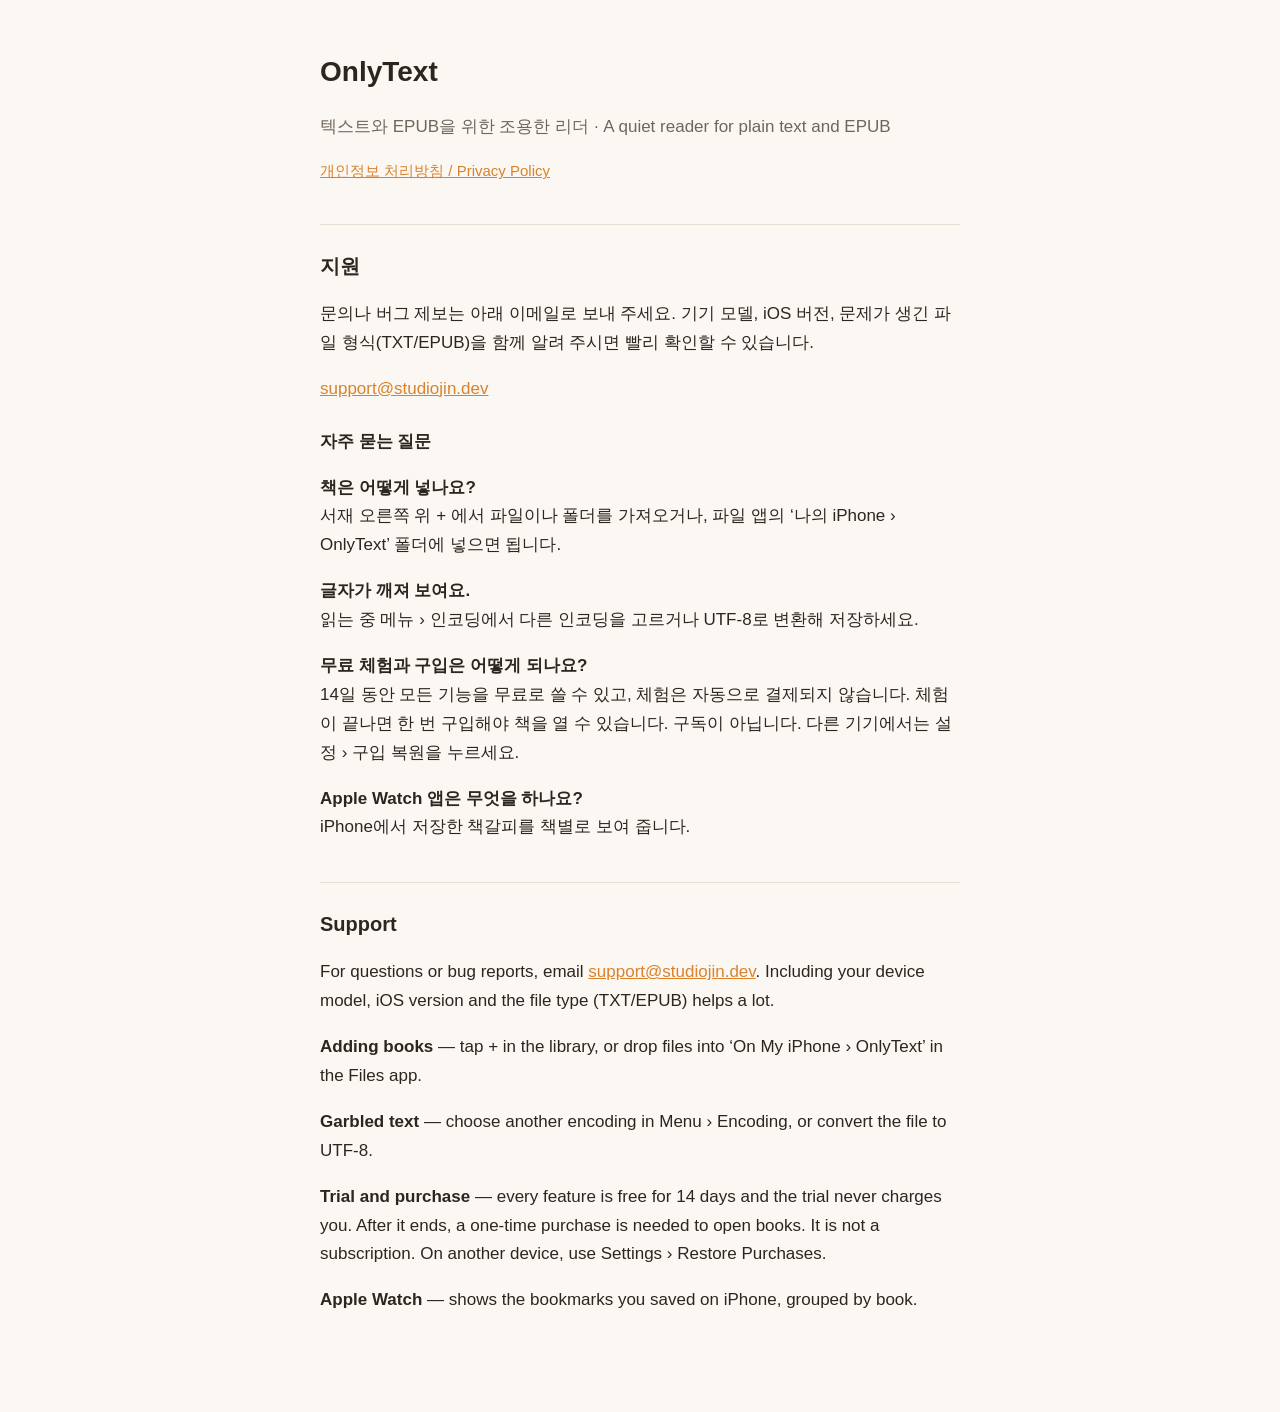
<file: index.html>
<!doctype html>
<html lang="ko">
<head>
<meta charset="utf-8">
<meta name="viewport" content="width=device-width, initial-scale=1">
<title>OnlyText 지원</title>
<link rel="stylesheet" href="style.css">
</head>
<body>
<main>
<h1>OnlyText</h1>
<p class="muted">텍스트와 EPUB을 위한 조용한 리더 · A quiet reader for plain text and EPUB</p>
<nav><a href="privacy.html">개인정보 처리방침 / Privacy Policy</a></nav>

<h2>지원</h2>
<p>문의나 버그 제보는 아래 이메일로 보내 주세요. 기기 모델, iOS 버전, 문제가 생긴 파일 형식(TXT/EPUB)을 함께 알려 주시면 빨리 확인할 수 있습니다.</p>
<p><a href="mailto:support@studiojin.dev">support@studiojin.dev</a></p>

<h3>자주 묻는 질문</h3>
<p><strong>책은 어떻게 넣나요?</strong><br>서재 오른쪽 위 + 에서 파일이나 폴더를 가져오거나, 파일 앱의 ‘나의 iPhone › OnlyText’ 폴더에 넣으면 됩니다.</p>
<p><strong>글자가 깨져 보여요.</strong><br>읽는 중 메뉴 › 인코딩에서 다른 인코딩을 고르거나 UTF-8로 변환해 저장하세요.</p>
<p><strong>무료 체험과 구입은 어떻게 되나요?</strong><br>14일 동안 모든 기능을 무료로 쓸 수 있고, 체험은 자동으로 결제되지 않습니다. 체험이 끝나면 한 번 구입해야 책을 열 수 있습니다. 구독이 아닙니다. 다른 기기에서는 설정 › 구입 복원을 누르세요.</p>
<p><strong>Apple Watch 앱은 무엇을 하나요?</strong><br>iPhone에서 저장한 책갈피를 책별로 보여 줍니다.</p>

<h2>Support</h2>
<p>For questions or bug reports, email <a href="mailto:support@studiojin.dev">support@studiojin.dev</a>. Including your device model, iOS version and the file type (TXT/EPUB) helps a lot.</p>
<p><strong>Adding books</strong> — tap + in the library, or drop files into ‘On My iPhone › OnlyText’ in the Files app.</p>
<p><strong>Garbled text</strong> — choose another encoding in Menu › Encoding, or convert the file to UTF-8.</p>
<p><strong>Trial and purchase</strong> — every feature is free for 14 days and the trial never charges you. After it ends, a one-time purchase is needed to open books. It is not a subscription. On another device, use Settings › Restore Purchases.</p>
<p><strong>Apple Watch</strong> — shows the bookmarks you saved on iPhone, grouped by book.</p>
</main>
</body>
</html>
</file>
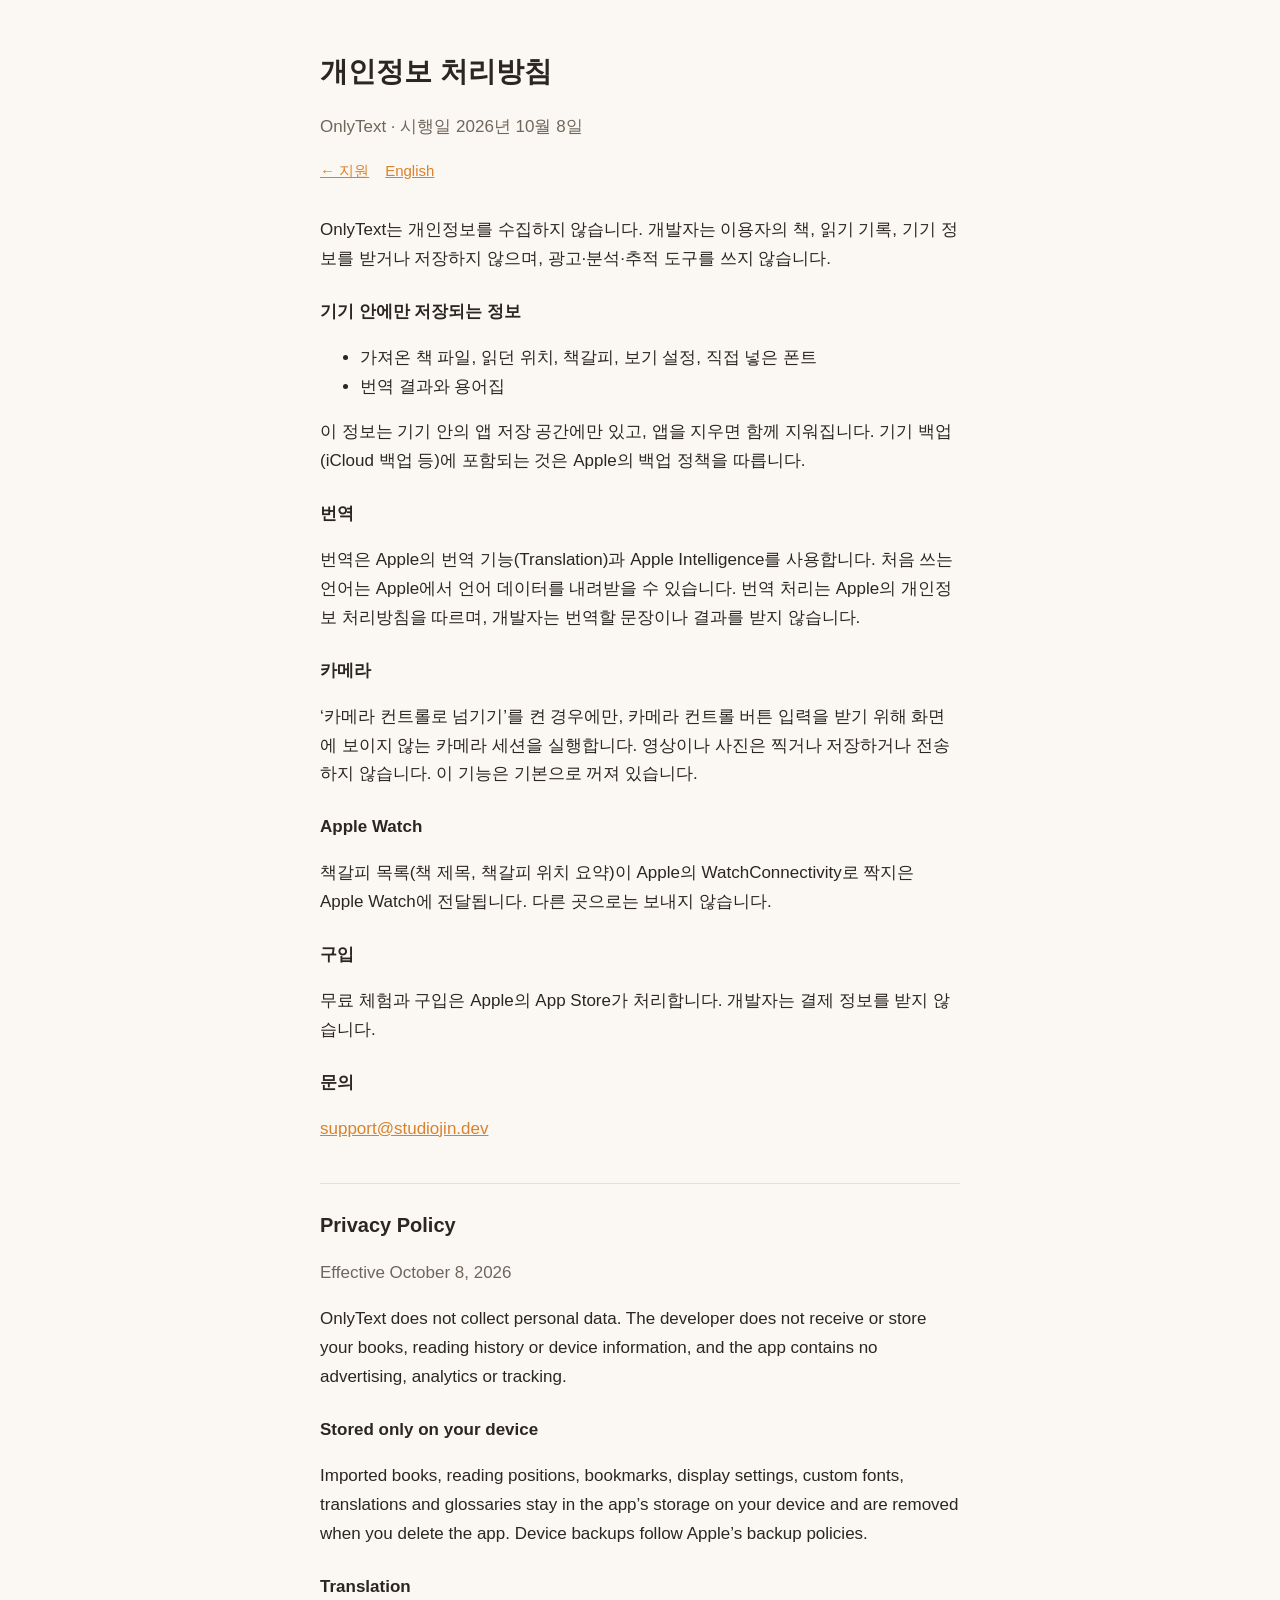
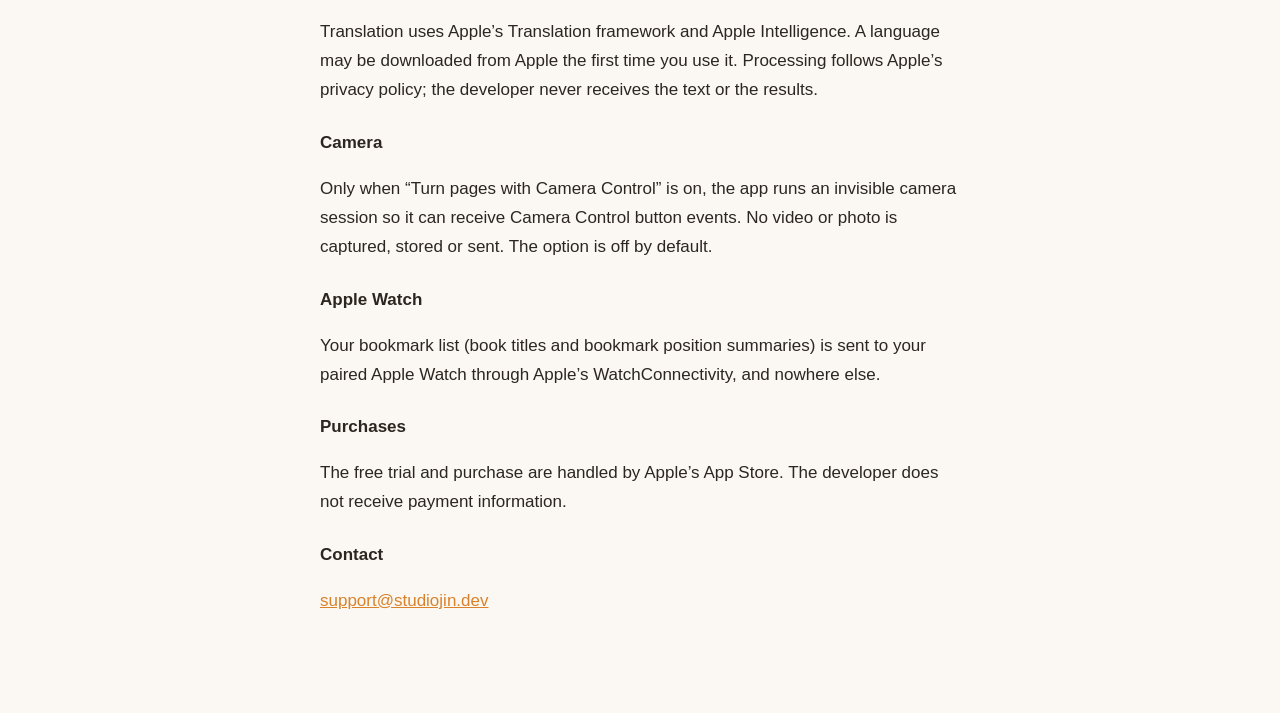
<file: privacy.html>
<!doctype html>
<html lang="ko">
<head>
<meta charset="utf-8">
<meta name="viewport" content="width=device-width, initial-scale=1">
<title>OnlyText 개인정보 처리방침</title>
<link rel="stylesheet" href="style.css">
</head>
<body>
<main>
<h1>개인정보 처리방침</h1>
<p class="muted">OnlyText · 시행일 2026년 10월 8일</p>
<nav><a href="index.html">← 지원</a> <a href="#en">English</a></nav>

<p>OnlyText는 개인정보를 수집하지 않습니다. 개발자는 이용자의 책, 읽기 기록, 기기 정보를 받거나 저장하지 않으며, 광고·분석·추적 도구를 쓰지 않습니다.</p>

<h3>기기 안에만 저장되는 정보</h3>
<ul>
<li>가져온 책 파일, 읽던 위치, 책갈피, 보기 설정, 직접 넣은 폰트</li>
<li>번역 결과와 용어집</li>
</ul>
<p>이 정보는 기기 안의 앱 저장 공간에만 있고, 앱을 지우면 함께 지워집니다. 기기 백업(iCloud 백업 등)에 포함되는 것은 Apple의 백업 정책을 따릅니다.</p>

<h3>번역</h3>
<p>번역은 Apple의 번역 기능(Translation)과 Apple Intelligence를 사용합니다. 처음 쓰는 언어는 Apple에서 언어 데이터를 내려받을 수 있습니다. 번역 처리는 Apple의 개인정보 처리방침을 따르며, 개발자는 번역할 문장이나 결과를 받지 않습니다.</p>

<h3>카메라</h3>
<p>‘카메라 컨트롤로 넘기기’를 켠 경우에만, 카메라 컨트롤 버튼 입력을 받기 위해 화면에 보이지 않는 카메라 세션을 실행합니다. 영상이나 사진은 찍거나 저장하거나 전송하지 않습니다. 이 기능은 기본으로 꺼져 있습니다.</p>

<h3>Apple Watch</h3>
<p>책갈피 목록(책 제목, 책갈피 위치 요약)이 Apple의 WatchConnectivity로 짝지은 Apple Watch에 전달됩니다. 다른 곳으로는 보내지 않습니다.</p>

<h3>구입</h3>
<p>무료 체험과 구입은 Apple의 App Store가 처리합니다. 개발자는 결제 정보를 받지 않습니다.</p>

<h3>문의</h3>
<p><a href="mailto:support@studiojin.dev">support@studiojin.dev</a></p>

<h2 id="en">Privacy Policy</h2>
<p class="muted">Effective October 8, 2026</p>
<p>OnlyText does not collect personal data. The developer does not receive or store your books, reading history or device information, and the app contains no advertising, analytics or tracking.</p>
<h3>Stored only on your device</h3>
<p>Imported books, reading positions, bookmarks, display settings, custom fonts, translations and glossaries stay in the app’s storage on your device and are removed when you delete the app. Device backups follow Apple’s backup policies.</p>
<h3>Translation</h3>
<p>Translation uses Apple’s Translation framework and Apple Intelligence. A language may be downloaded from Apple the first time you use it. Processing follows Apple’s privacy policy; the developer never receives the text or the results.</p>
<h3>Camera</h3>
<p>Only when “Turn pages with Camera Control” is on, the app runs an invisible camera session so it can receive Camera Control button events. No video or photo is captured, stored or sent. The option is off by default.</p>
<h3>Apple Watch</h3>
<p>Your bookmark list (book titles and bookmark position summaries) is sent to your paired Apple Watch through Apple’s WatchConnectivity, and nowhere else.</p>
<h3>Purchases</h3>
<p>The free trial and purchase are handled by Apple’s App Store. The developer does not receive payment information.</p>
<h3>Contact</h3>
<p><a href="mailto:support@studiojin.dev">support@studiojin.dev</a></p>
</main>
</body>
</html>
</file>
<file: style.css>
:root { --bg:#fbf8f3; --fg:#2b2620; --muted:#6f665c; --accent:#d9822b; --line:#e7dfd4; }
@media (prefers-color-scheme: dark) { :root { --bg:#1c1a17; --fg:#ece6dd; --muted:#a39a8e; --accent:#f0a052; --line:#35302a; } }
* { box-sizing: border-box; }
body { margin:0; background:var(--bg); color:var(--fg); font: 17px/1.7 -apple-system, BlinkMacSystemFont, "Apple SD Gothic Neo", "Noto Sans KR", sans-serif; }
main { max-width: 680px; margin: 0 auto; padding: 48px 20px 80px; }
h1 { font-size: 28px; margin: 0 0 4px; }
h2 { font-size: 20px; margin: 40px 0 8px; padding-top: 24px; border-top: 1px solid var(--line); }
h3 { font-size: 17px; margin: 24px 0 4px; }
p, li { color: var(--fg); }
.muted { color: var(--muted); }
a { color: var(--accent); }
nav { display:flex; gap:16px; margin: 8px 0 32px; font-size: 15px; }
</file>
